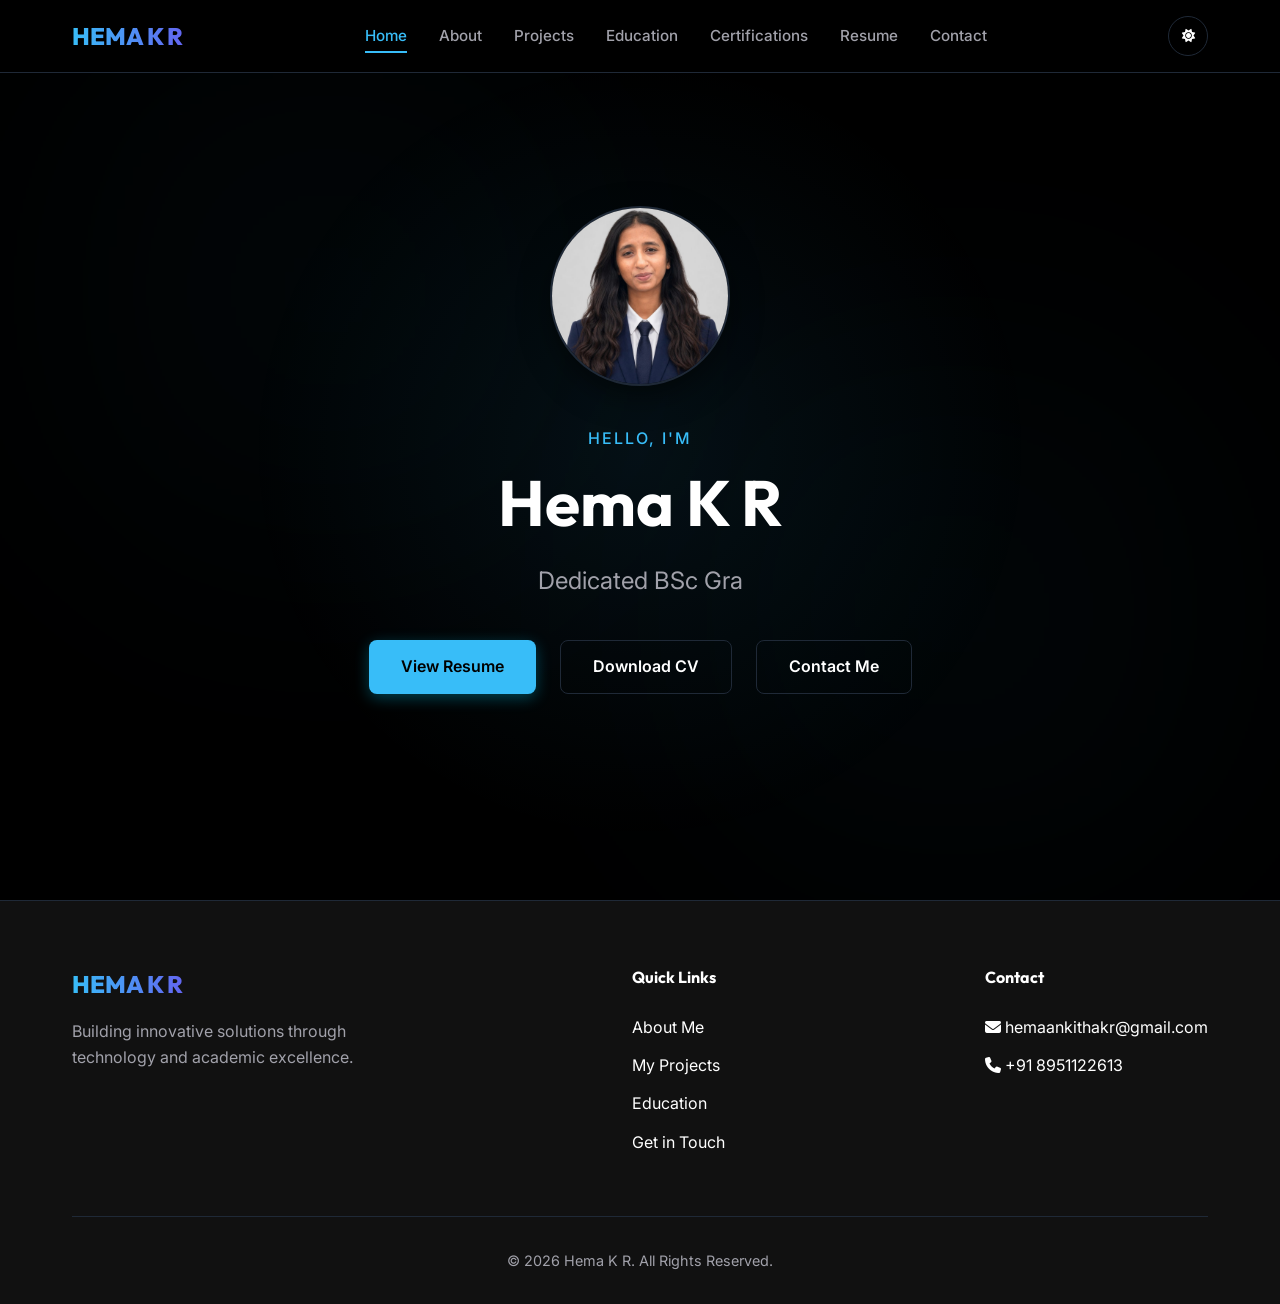
<file: index.html>
<!DOCTYPE html>
<html lang="en">
<head>
    <meta charset="UTF-8">
    <meta name="viewport" content="width=device-width, initial-scale=1.0">
    <title>Hema K R | Portfolio</title>
    <meta name="description" content="Professional Portfolio of Hema K R - BSc Graduate and Intern Software Developer.">
    <!-- Google Fonts -->
    <link rel="stylesheet" href="assets/css/style.css">
    <!-- Font Awesome -->
    <link rel="stylesheet" href="https://cdnjs.cloudflare.com/ajax/libs/font-awesome/6.4.0/css/all.min.css">
</head>
<body data-theme="dark">
    <div class="ambient-glow glow-1"></div>
    <div class="ambient-glow glow-2"></div>

    <nav>
        <div class="container">
            <a href="index.html" class="logo">HEMA K R</a>
            <div class="nav-links">
                <a href="index.html">Home</a>
                <a href="about.html">About</a>
                <a href="projects.html">Projects</a>
                <a href="education.html">Education</a>
                <a href="certifications.html">Certifications</a>
                <a href="resume.html">Resume</a>
                <a href="contact.html">Contact</a>
            </div>
            <div class="nav-right">
                <button class="theme-toggle" aria-label="Toggle Theme">
                    <i class="fas fa-sun"></i>
                </button>
            </div>
        </div>
    </nav>

    <main>
        <section class="hero">
            <div class="container">
                <div class="hero-content">
                    <div class="profile-img-container">
                        <img src="assets/img/profile.jpg" alt="Hema K R" class="profile-img">
                    </div>
                    <span class="hero-greeting">HELLO, I'M</span>
                    <h1>Hema K R</h1>
                    <div class="typing-text">Dedicated BSc Graduate & Intern Software Developer</div>
                    <div class="hero-btns">
                        <a href="resume.html" class="btn btn-primary">View Resume</a>
                        <a href="assets/docs/resume.pdf" class="btn btn-outline" download>Download CV</a>
                        <a href="contact.html" class="btn btn-outline">Contact Me</a>
                    </div>
                </div>
            </div>
        </section>
    </main>

    <footer>
        <div class="container">
            <div class="footer-content">
                <div class="footer-logo">
                    <a href="index.html" class="logo">HEMA K R</a>
                    <p style="margin-top: 1rem; color: var(--text-secondary);">Building innovative solutions through technology and academic excellence.</p>
                </div>
                <div class="footer-links">
                    <h4>Quick Links</h4>
                    <ul>
                        <li><a href="about.html">About Me</a></li>
                        <li><a href="projects.html">My Projects</a></li>
                        <li><a href="education.html">Education</a></li>
                        <li><a href="contact.html">Get in Touch</a></li>
                    </ul>
                </div>
                <div class="footer-links">
                    <h4>Contact</h4>
                    <ul>
                        <li><i class="fas fa-envelope"></i> hemaankithakr@gmail.com</li>
                        <li><i class="fas fa-phone"></i> +91 8951122613</li>
                    </ul>
                </div>
            </div>
            <div class="footer-bottom">
                <p>&copy; 2026 Hema K R. All Rights Reserved.</p>
            </div>
        </div>
    </footer>

    <script src="assets/js/main.js"></script>
</body>
</html>
</file>
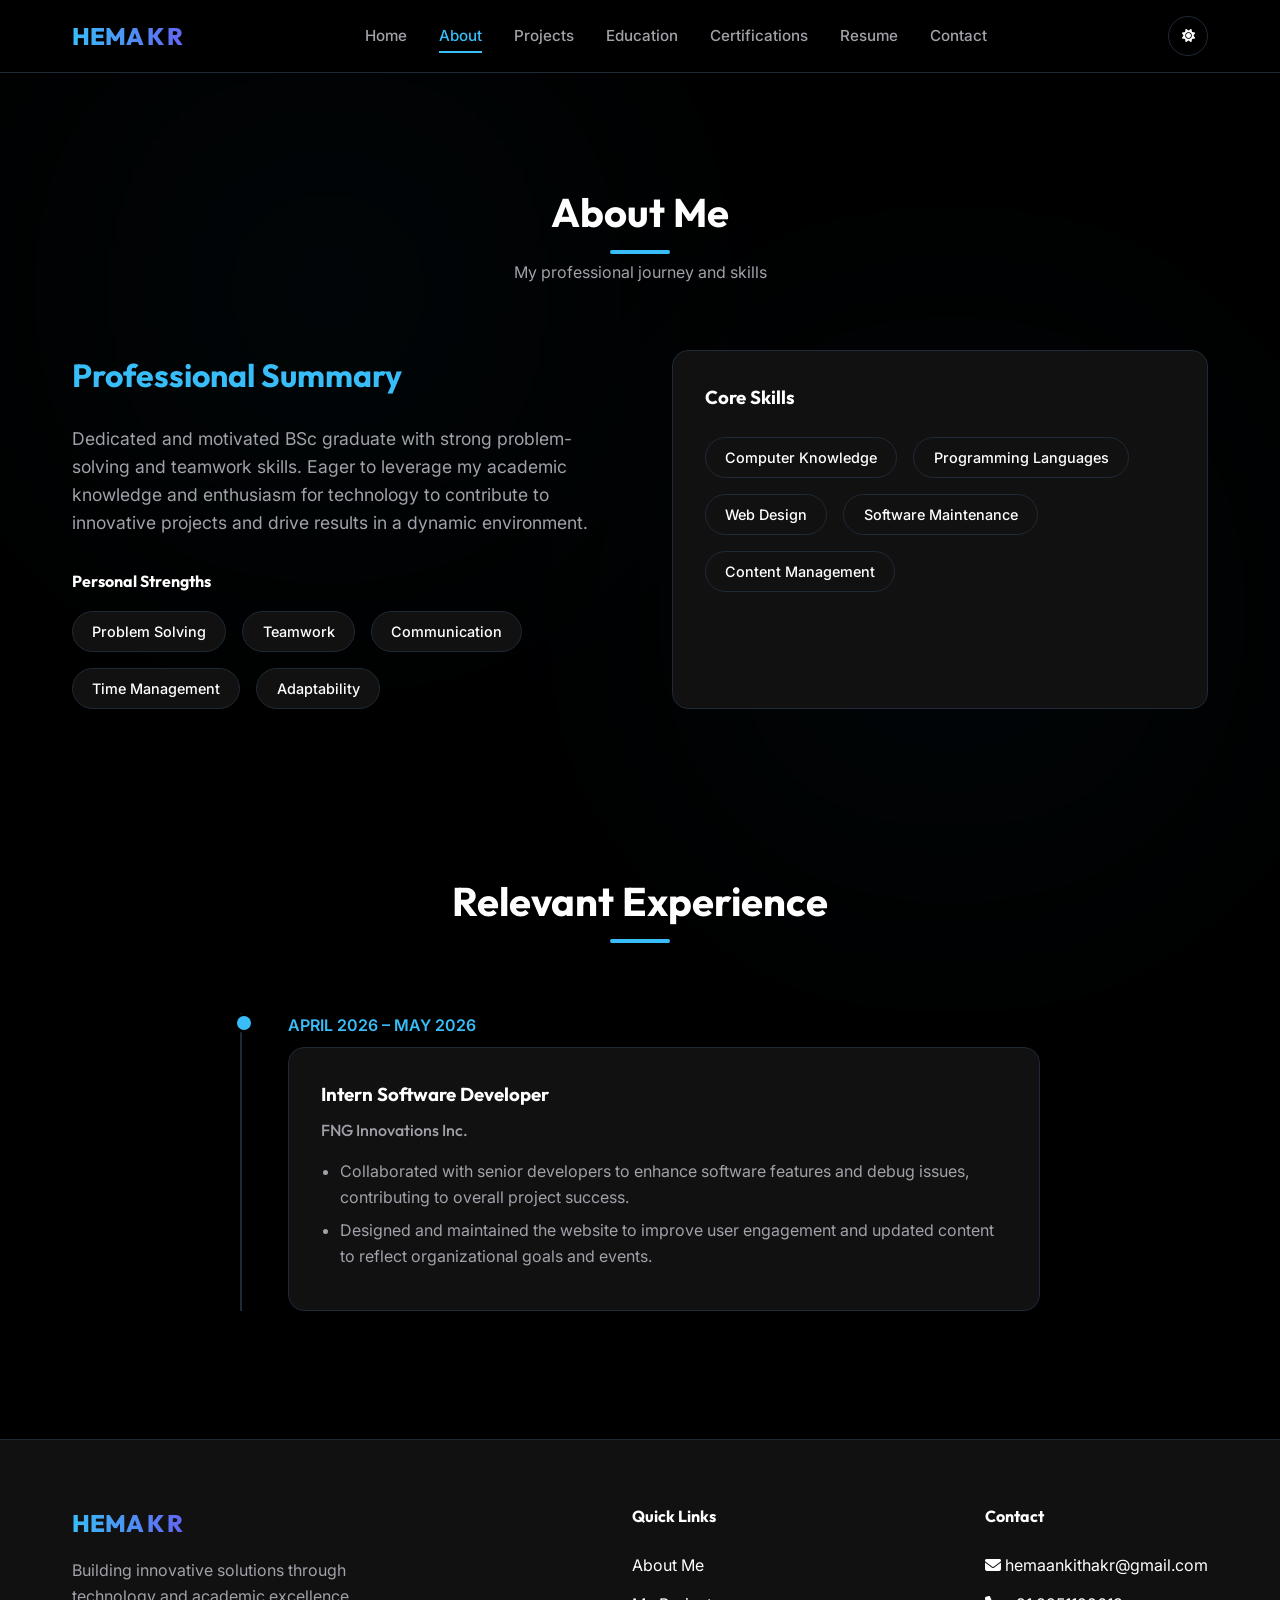
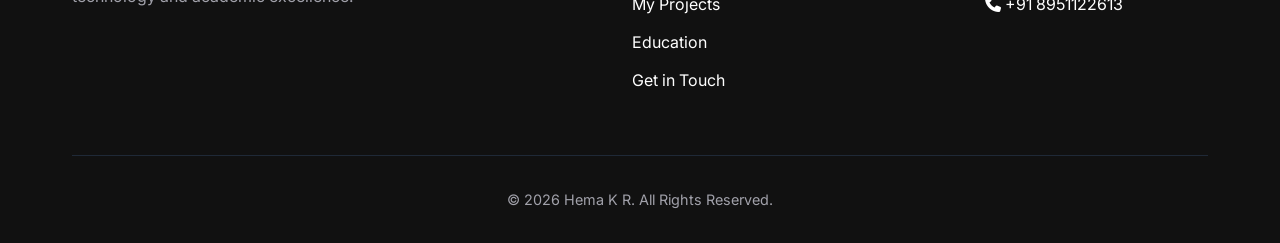
<file: about.html>
<!DOCTYPE html>
<html lang="en">
<head>
    <meta charset="UTF-8">
    <meta name="viewport" content="width=device-width, initial-scale=1.0">
    <title>About | Hema K R</title>
    <link rel="stylesheet" href="assets/css/style.css">
    <link rel="stylesheet" href="https://cdnjs.cloudflare.com/ajax/libs/font-awesome/6.4.0/css/all.min.css">
</head>
<body data-theme="dark">
    <div class="ambient-glow glow-1"></div>
    <div class="ambient-glow glow-2"></div>

    <nav>
        <div class="container">
            <a href="index.html" class="logo">HEMA K R</a>
            <div class="nav-links">
                <a href="index.html">Home</a>
                <a href="about.html">About</a>
                <a href="projects.html">Projects</a>
                <a href="education.html">Education</a>
                <a href="certifications.html">Certifications</a>
                <a href="resume.html">Resume</a>
                <a href="contact.html">Contact</a>
            </div>
            <div class="nav-right">
                <button class="theme-toggle" aria-label="Toggle Theme">
                    <i class="fas fa-sun"></i>
                </button>
            </div>
        </div>
    </nav>

    <main style="padding-top: 100px;">
        <section class="about-section">
            <div class="container">
                <div class="section-header">
                    <h2>About Me</h2>
                    <p>My professional journey and skills</p>
                </div>

                <div class="grid grid-2" style="align-items: center; gap: 4rem;">
                    <div class="about-text">
                        <h3 style="margin-bottom: 1.5rem; font-size: 2rem; color: var(--primary-accent);">Professional Summary</h3>
                        <p style="font-size: 1.1rem; color: var(--text-secondary);">
                            Dedicated and motivated BSc graduate with strong problem-solving and teamwork skills. Eager to leverage my academic knowledge and enthusiasm for technology to contribute to innovative projects and drive results in a dynamic environment.
                        </p>
                        <div style="margin-top: 2rem;">
                            <h4 style="margin-bottom: 1rem;">Personal Strengths</h4>
                            <div class="skills-grid" style="justify-content: flex-start;">
                                <span class="skill-tag">Problem Solving</span>
                                <span class="skill-tag">Teamwork</span>
                                <span class="skill-tag">Communication</span>
                                <span class="skill-tag">Time Management</span>
                                <span class="skill-tag">Adaptability</span>
                            </div>
                        </div>
                    </div>
                    <div class="card">
                        <h3 style="margin-bottom: 1.5rem;">Core Skills</h3>
                        <div class="skills-grid" style="justify-content: flex-start;">
                            <span class="skill-tag">Computer Knowledge</span>
                            <span class="skill-tag">Programming Languages</span>
                            <span class="skill-tag">Web Design</span>
                            <span class="skill-tag">Software Maintenance</span>
                            <span class="skill-tag">Content Management</span>
                        </div>
                    </div>
                </div>
            </div>
        </section>

        <section class="experience-section">
            <div class="container">
                <div class="section-header">
                    <h2>Relevant Experience</h2>
                </div>
                <div class="timeline">
                    <div class="timeline-item">
                        <span class="timeline-date">APRIL 2026 – MAY 2026</span>
                        <div class="timeline-content card">
                            <h3>Intern Software Developer</h3>
                            <h4>FNG Innovations Inc.</h4>
                            <ul style="color: var(--text-secondary); list-style: disc; padding-left: 1.2rem;">
                                <li style="margin-bottom: 0.5rem;">Collaborated with senior developers to enhance software features and debug issues, contributing to overall project success.</li>
                                <li style="margin-bottom: 0.5rem;">Designed and maintained the website to improve user engagement and updated content to reflect organizational goals and events.</li>
                            </ul>
                        </div>
                    </div>
                </div>
            </div>
        </section>
    </main>

    <footer>
        <div class="container">
            <div class="footer-content">
                <div class="footer-logo">
                    <a href="index.html" class="logo">HEMA K R</a>
                    <p style="margin-top: 1rem; color: var(--text-secondary);">Building innovative solutions through technology and academic excellence.</p>
                </div>
                <div class="footer-links">
                    <h4>Quick Links</h4>
                    <ul>
                        <li><a href="about.html">About Me</a></li>
                        <li><a href="projects.html">My Projects</a></li>
                        <li><a href="education.html">Education</a></li>
                        <li><a href="contact.html">Get in Touch</a></li>
                    </ul>
                </div>
                <div class="footer-links">
                    <h4>Contact</h4>
                    <ul>
                        <li><i class="fas fa-envelope"></i> hemaankithakr@gmail.com</li>
                        <li><i class="fas fa-phone"></i> +91 8951122613</li>
                    </ul>
                </div>
            </div>
            <div class="footer-bottom">
                <p>&copy; 2026 Hema K R. All Rights Reserved.</p>
            </div>
        </div>
    </footer>

    <script src="assets/js/main.js"></script>
</body>
</html>
</file>
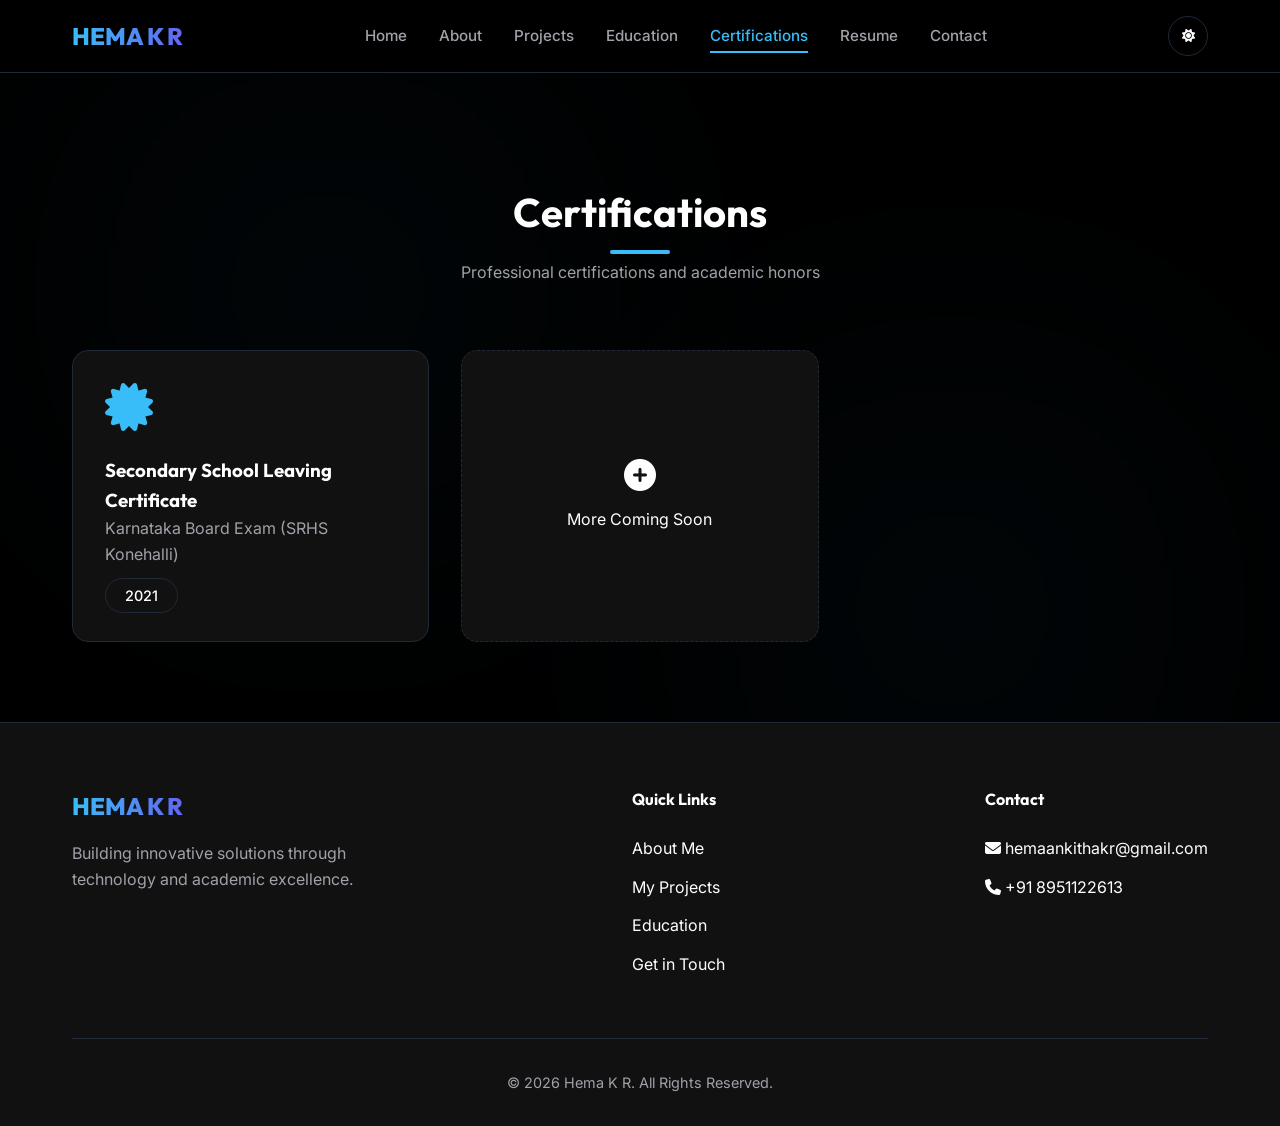
<file: certifications.html>
<!DOCTYPE html>
<html lang="en">
<head>
    <meta charset="UTF-8">
    <meta name="viewport" content="width=device-width, initial-scale=1.0">
    <title>Certifications | Hema K R</title>
    <link rel="stylesheet" href="assets/css/style.css">
    <link rel="stylesheet" href="https://cdnjs.cloudflare.com/ajax/libs/font-awesome/6.4.0/css/all.min.css">
</head>
<body data-theme="dark">
    <div class="ambient-glow glow-1"></div>
    <div class="ambient-glow glow-2"></div>

    <nav>
        <div class="container">
            <a href="index.html" class="logo">HEMA K R</a>
            <div class="nav-links">
                <a href="index.html">Home</a>
                <a href="about.html">About</a>
                <a href="projects.html">Projects</a>
                <a href="education.html">Education</a>
                <a href="certifications.html">Certifications</a>
                <a href="resume.html">Resume</a>
                <a href="contact.html">Contact</a>
            </div>
            <div class="nav-right">
                <button class="theme-toggle" aria-label="Toggle Theme">
                    <i class="fas fa-sun"></i>
                </button>
            </div>
        </div>
    </nav>

    <main style="padding-top: 100px;">
        <section class="certifications-section">
            <div class="container">
                <div class="section-header">
                    <h2>Certifications</h2>
                    <p>Professional certifications and academic honors</p>
                </div>

                <div class="grid grid-3">
                    <div class="card">
                        <div style="color: var(--primary-accent); margin-bottom: 1.5rem;">
                            <i class="fas fa-certificate fa-3x"></i>
                        </div>
                        <h3>Secondary School Leaving Certificate</h3>
                        <p style="color: var(--text-secondary); margin-bottom: 1rem;">Karnataka Board Exam (SRHS Konehalli)</p>
                        <span class="skill-tag">2021</span>
                    </div>
                    
                    <!-- Placeholder for future additions -->
                    <div class="card" style="border-style: dashed; display: flex; flex-direction: column; align-items: center; justify-content: center; opacity: 0.5;">
                        <i class="fas fa-plus-circle fa-2x" style="margin-bottom: 1rem;"></i>
                        <p>More Coming Soon</p>
                    </div>
                </div>
            </div>
        </section>
    </main>

    <footer>
        <div class="container">
            <div class="footer-content">
                <div class="footer-logo">
                    <a href="index.html" class="logo">HEMA K R</a>
                    <p style="margin-top: 1rem; color: var(--text-secondary);">Building innovative solutions through technology and academic excellence.</p>
                </div>
                <div class="footer-links">
                    <h4>Quick Links</h4>
                    <ul>
                        <li><a href="about.html">About Me</a></li>
                        <li><a href="projects.html">My Projects</a></li>
                        <li><a href="education.html">Education</a></li>
                        <li><a href="contact.html">Get in Touch</a></li>
                    </ul>
                </div>
                <div class="footer-links">
                    <h4>Contact</h4>
                    <ul>
                        <li><i class="fas fa-envelope"></i> hemaankithakr@gmail.com</li>
                        <li><i class="fas fa-phone"></i> +91 8951122613</li>
                    </ul>
                </div>
            </div>
            <div class="footer-bottom">
                <p>&copy; 2026 Hema K R. All Rights Reserved.</p>
            </div>
        </div>
    </footer>

    <script src="assets/js/main.js"></script>
</body>
</html>
</file>
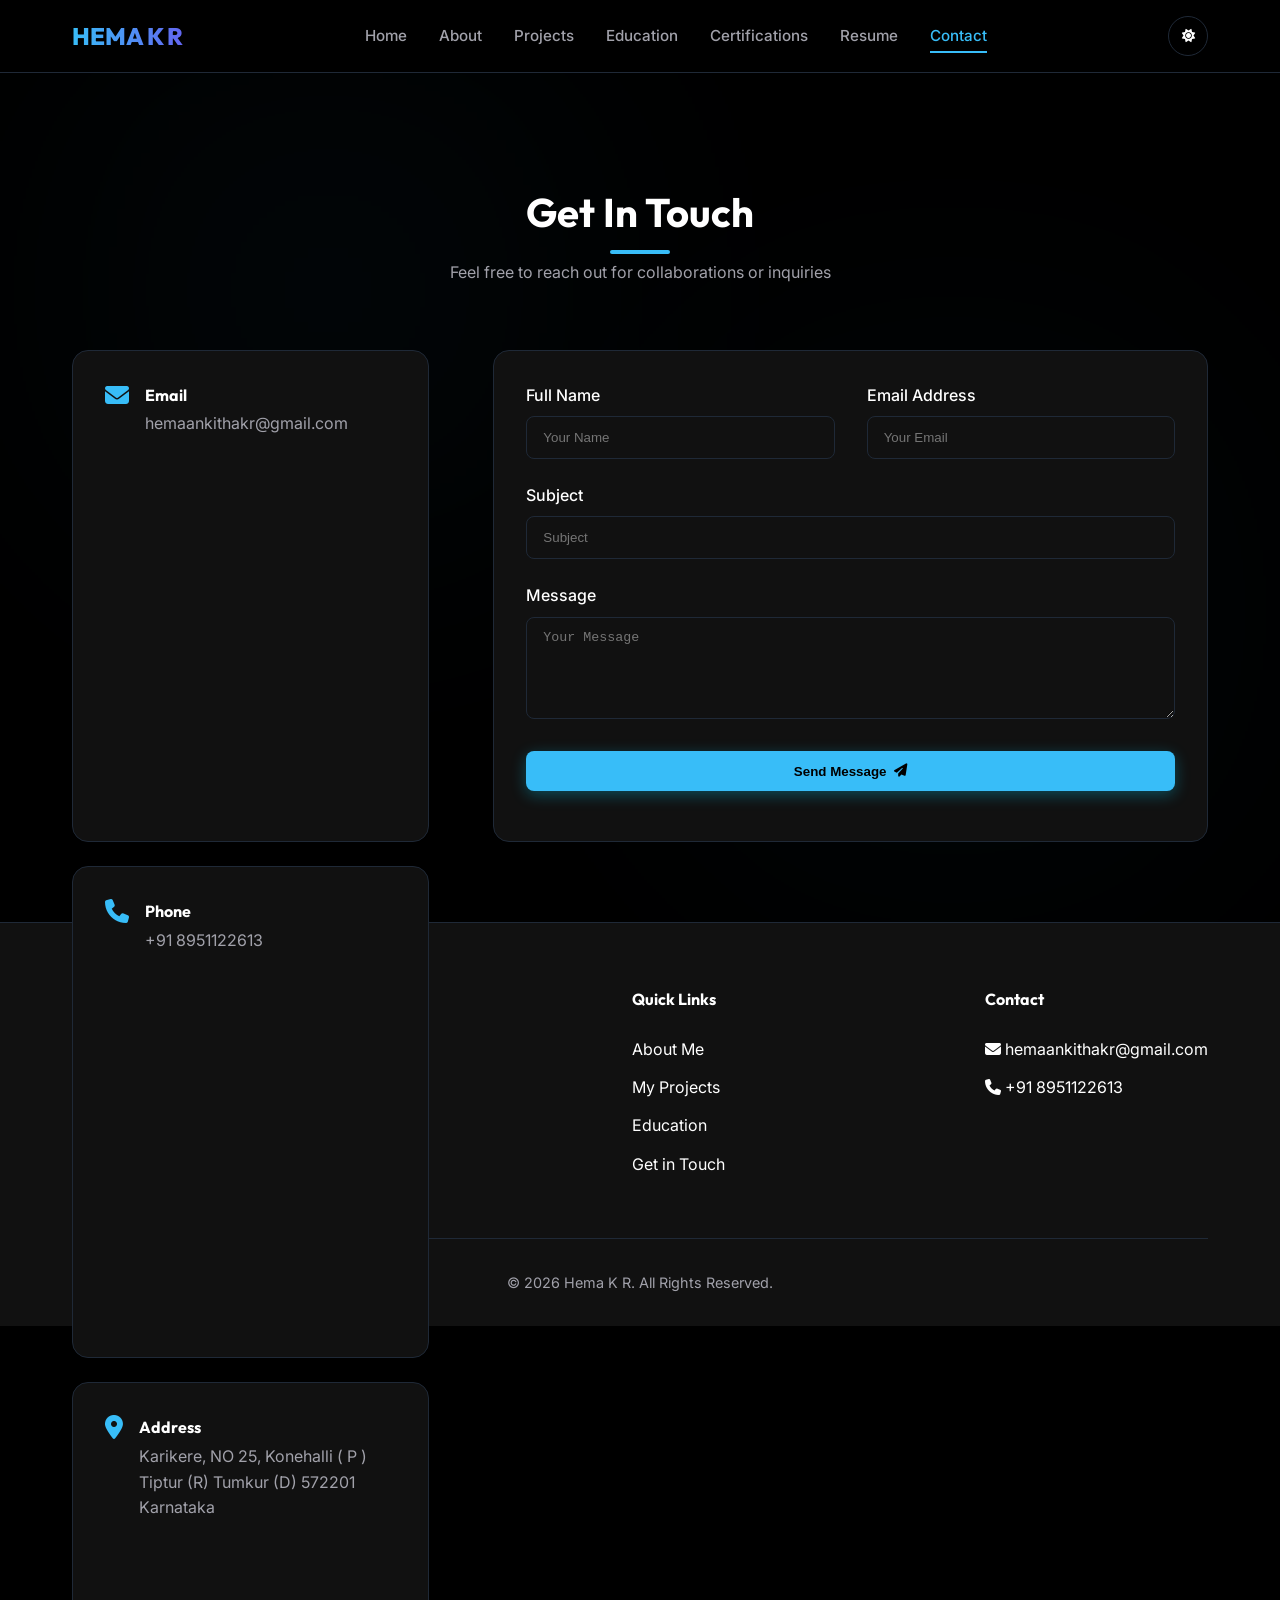
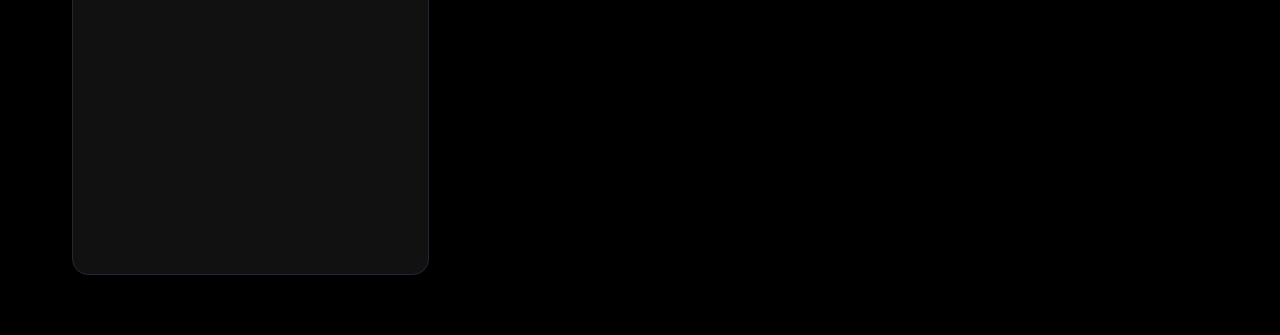
<file: contact.html>
<!DOCTYPE html>
<html lang="en">
<head>
    <meta charset="UTF-8">
    <meta name="viewport" content="width=device-width, initial-scale=1.0">
    <title>Contact | Hema K R</title>
    <link rel="stylesheet" href="assets/css/style.css">
    <link rel="stylesheet" href="https://cdnjs.cloudflare.com/ajax/libs/font-awesome/6.4.0/css/all.min.css">
</head>
<body data-theme="dark">
    <div class="ambient-glow glow-1"></div>
    <div class="ambient-glow glow-2"></div>

    <nav>
        <div class="container">
            <a href="index.html" class="logo">HEMA K R</a>
            <div class="nav-links">
                <a href="index.html">Home</a>
                <a href="about.html">About</a>
                <a href="projects.html">Projects</a>
                <a href="education.html">Education</a>
                <a href="certifications.html">Certifications</a>
                <a href="resume.html">Resume</a>
                <a href="contact.html">Contact</a>
            </div>
            <div class="nav-right">
                <button class="theme-toggle" aria-label="Toggle Theme">
                    <i class="fas fa-sun"></i>
                </button>
            </div>
        </div>
    </nav>

    <main style="padding-top: 100px;">
        <section class="contact-section">
            <div class="container">
                <div class="section-header">
                    <h2>Get In Touch</h2>
                    <p>Feel free to reach out for collaborations or inquiries</p>
                </div>

                <div class="contact-container">
                    <div class="contact-info">
                        <div class="contact-info-item card" style="margin-bottom: 1.5rem;">
                            <i class="fas fa-envelope"></i>
                            <div>
                                <h4 style="margin-bottom: 0.2rem;">Email</h4>
                                <p style="color: var(--text-secondary);">hemaankithakr@gmail.com</p>
                            </div>
                        </div>
                        <div class="contact-info-item card" style="margin-bottom: 1.5rem;">
                            <i class="fas fa-phone"></i>
                            <div>
                                <h4 style="margin-bottom: 0.2rem;">Phone</h4>
                                <p style="color: var(--text-secondary);">+91 8951122613</p>
                            </div>
                        </div>
                        <div class="contact-info-item card">
                            <i class="fas fa-map-marker-alt"></i>
                            <div>
                                <h4 style="margin-bottom: 0.2rem;">Address</h4>
                                <p style="color: var(--text-secondary);">
                                    Karikere, NO 25, Konehalli ( P ) Tiptur (R) Tumkur (D) 572201 Karnataka
                                </p>
                            </div>
                        </div>
                    </div>

                    <div class="card">
                        <form id="contactForm">
                            <div class="grid grid-2">
                                <div class="form-group">
                                    <label for="name">Full Name</label>
                                    <input type="text" id="name" class="form-control" placeholder="Your Name" required>
                                </div>
                                <div class="form-group">
                                    <label for="email">Email Address</label>
                                    <input type="email" id="email" class="form-control" placeholder="Your Email" required>
                                </div>
                            </div>
                            <div class="form-group">
                                <label for="subject">Subject</label>
                                <input type="text" id="subject" class="form-control" placeholder="Subject" required>
                            </div>
                            <div class="form-group">
                                <label for="message">Message</label>
                                <textarea id="message" class="form-control" rows="5" placeholder="Your Message" required></textarea>
                            </div>
                            <button type="submit" class="btn btn-primary" style="width: 100%; justify-content: center;">
                                Send Message <i class="fas fa-paper-plane"></i>
                            </button>
                        </form>
                        <div id="formStatus" style="margin-top: 1rem; text-align: center; display: none;"></div>
                    </div>
                </div>
            </div>
        </section>
    </main>

    <footer>
        <div class="container">
            <div class="footer-content">
                <div class="footer-logo">
                    <a href="index.html" class="logo">HEMA K R</a>
                    <p style="margin-top: 1rem; color: var(--text-secondary);">Building innovative solutions through technology and academic excellence.</p>
                </div>
                <div class="footer-links">
                    <h4>Quick Links</h4>
                    <ul>
                        <li><a href="about.html">About Me</a></li>
                        <li><a href="projects.html">My Projects</a></li>
                        <li><a href="education.html">Education</a></li>
                        <li><a href="contact.html">Get in Touch</a></li>
                    </ul>
                </div>
                <div class="footer-links">
                    <h4>Contact</h4>
                    <ul>
                        <li><i class="fas fa-envelope"></i> hemaankithakr@gmail.com</li>
                        <li><i class="fas fa-phone"></i> +91 8951122613</li>
                    </ul>
                </div>
            </div>
            <div class="footer-bottom">
                <p>&copy; 2026 Hema K R. All Rights Reserved.</p>
            </div>
        </div>
    </footer>

    <script src="assets/js/main.js"></script>
    <script>
        document.getElementById('contactForm').addEventListener('submit', function(e) {
            e.preventDefault();
            const status = document.getElementById('formStatus');
            status.style.display = 'block';
            status.style.color = 'var(--primary-accent)';
            status.textContent = 'Sending message...';
            
            setTimeout(() => {
                status.textContent = 'Message sent successfully! (This is a demo)';
                this.reset();
            }, 1500);
        });
    </script>
</body>
</html>
</file>
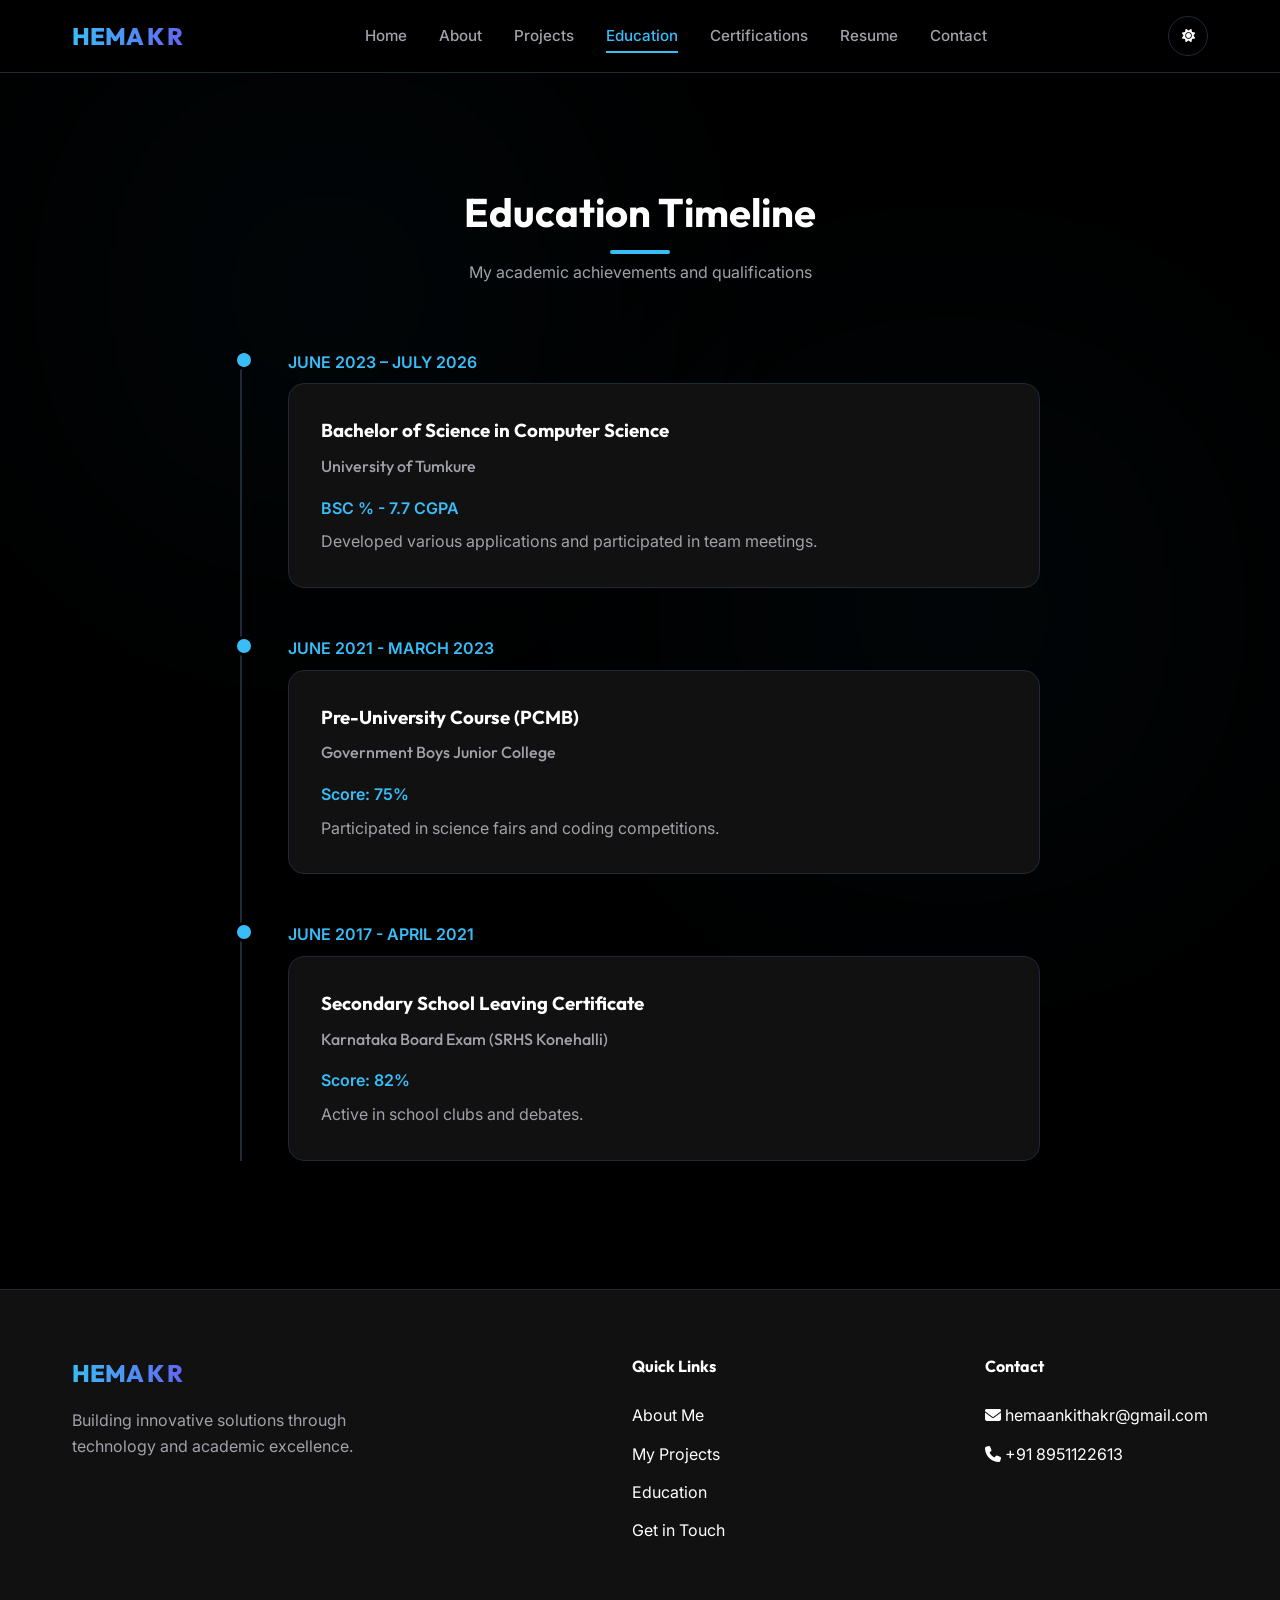
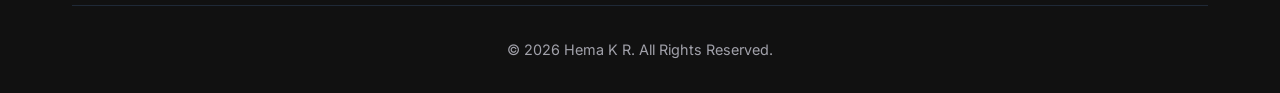
<file: education.html>
<!DOCTYPE html>
<html lang="en">
<head>
    <meta charset="UTF-8">
    <meta name="viewport" content="width=device-width, initial-scale=1.0">
    <title>Education | Hema K R</title>
    <link rel="stylesheet" href="assets/css/style.css">
    <link rel="stylesheet" href="https://cdnjs.cloudflare.com/ajax/libs/font-awesome/6.4.0/css/all.min.css">
</head>
<body data-theme="dark">
    <div class="ambient-glow glow-1"></div>
    <div class="ambient-glow glow-2"></div>

    <nav>
        <div class="container">
            <a href="index.html" class="logo">HEMA K R</a>
            <div class="nav-links">
                <a href="index.html">Home</a>
                <a href="about.html">About</a>
                <a href="projects.html">Projects</a>
                <a href="education.html">Education</a>
                <a href="certifications.html">Certifications</a>
                <a href="resume.html">Resume</a>
                <a href="contact.html">Contact</a>
            </div>
            <div class="nav-right">
                <button class="theme-toggle" aria-label="Toggle Theme">
                    <i class="fas fa-sun"></i>
                </button>
            </div>
        </div>
    </nav>

    <main style="padding-top: 100px;">
        <section class="education-section">
            <div class="container">
                <div class="section-header">
                    <h2>Education Timeline</h2>
                    <p>My academic achievements and qualifications</p>
                </div>

                <div class="timeline">
                    <div class="timeline-item">
                        <span class="timeline-date">JUNE 2023 – JULY 2026</span>
                        <div class="timeline-content card">
                            <h3>Bachelor of Science in Computer Science</h3>
                            <h4>University of Tumkure</h4>
                            <p style="color: var(--primary-accent); font-weight: 600; margin-bottom: 0.5rem;">BSC % - 7.7 CGPA</p>
                            <p style="color: var(--text-secondary);">Developed various applications and participated in team meetings.</p>
                        </div>
                    </div>

                    <div class="timeline-item">
                        <span class="timeline-date">JUNE 2021 - MARCH 2023</span>
                        <div class="timeline-content card">
                            <h3>Pre-University Course (PCMB)</h3>
                            <h4>Government Boys Junior College</h4>
                            <p style="color: var(--primary-accent); font-weight: 600; margin-bottom: 0.5rem;">Score: 75%</p>
                            <p style="color: var(--text-secondary);">Participated in science fairs and coding competitions.</p>
                        </div>
                    </div>

                    <div class="timeline-item">
                        <span class="timeline-date">JUNE 2017 - APRIL 2021</span>
                        <div class="timeline-content card">
                            <h3>Secondary School Leaving Certificate</h3>
                            <h4>Karnataka Board Exam (SRHS Konehalli)</h4>
                            <p style="color: var(--primary-accent); font-weight: 600; margin-bottom: 0.5rem;">Score: 82%</p>
                            <p style="color: var(--text-secondary);">Active in school clubs and debates.</p>
                        </div>
                    </div>
                </div>
            </div>
        </section>
    </main>

    <footer>
        <div class="container">
            <div class="footer-content">
                <div class="footer-logo">
                    <a href="index.html" class="logo">HEMA K R</a>
                    <p style="margin-top: 1rem; color: var(--text-secondary);">Building innovative solutions through technology and academic excellence.</p>
                </div>
                <div class="footer-links">
                    <h4>Quick Links</h4>
                    <ul>
                        <li><a href="about.html">About Me</a></li>
                        <li><a href="projects.html">My Projects</a></li>
                        <li><a href="education.html">Education</a></li>
                        <li><a href="contact.html">Get in Touch</a></li>
                    </ul>
                </div>
                <div class="footer-links">
                    <h4>Contact</h4>
                    <ul>
                        <li><i class="fas fa-envelope"></i> hemaankithakr@gmail.com</li>
                        <li><i class="fas fa-phone"></i> +91 8951122613</li>
                    </ul>
                </div>
            </div>
            <div class="footer-bottom">
                <p>&copy; 2026 Hema K R. All Rights Reserved.</p>
            </div>
        </div>
    </footer>

    <script src="assets/js/main.js"></script>
</body>
</html>
</file>
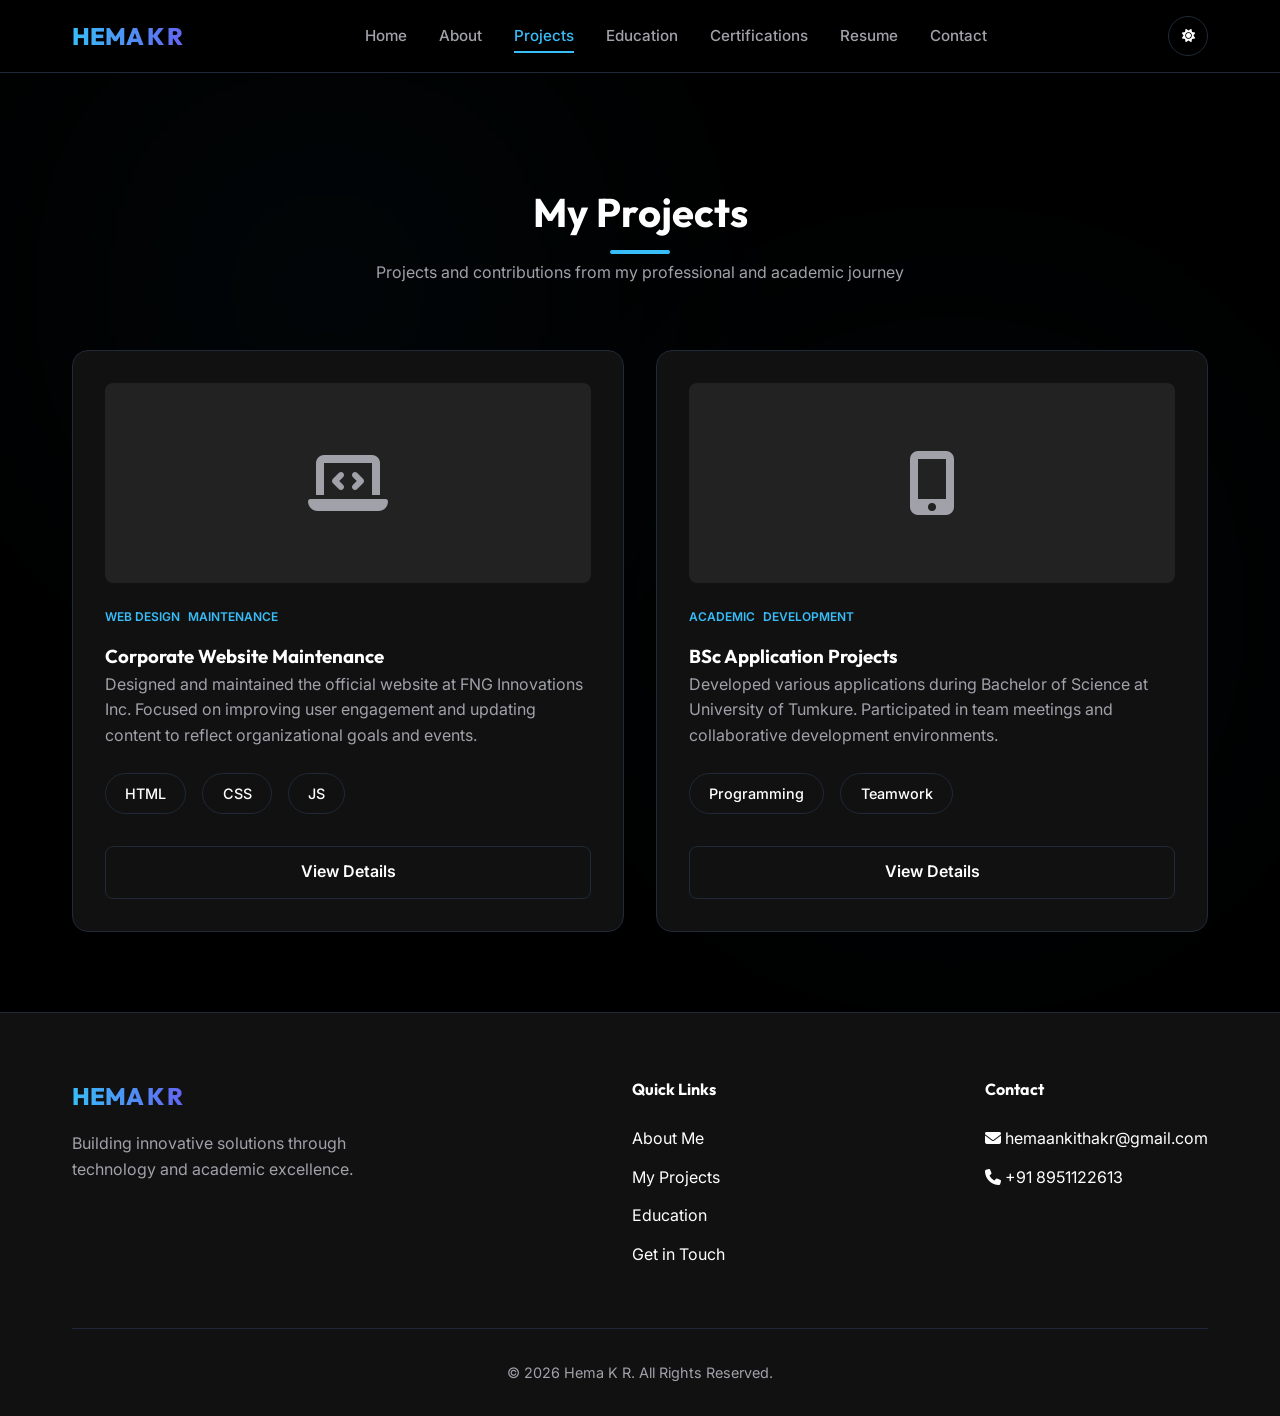
<file: projects.html>
<!DOCTYPE html>
<html lang="en">
<head>
    <meta charset="UTF-8">
    <meta name="viewport" content="width=device-width, initial-scale=1.0">
    <title>Projects | Hema K R</title>
    <link rel="stylesheet" href="assets/css/style.css">
    <link rel="stylesheet" href="https://cdnjs.cloudflare.com/ajax/libs/font-awesome/6.4.0/css/all.min.css">
</head>
<body data-theme="dark">
    <div class="ambient-glow glow-1"></div>
    <div class="ambient-glow glow-2"></div>

    <nav>
        <div class="container">
            <a href="index.html" class="logo">HEMA K R</a>
            <div class="nav-links">
                <a href="index.html">Home</a>
                <a href="about.html">About</a>
                <a href="projects.html">Projects</a>
                <a href="education.html">Education</a>
                <a href="certifications.html">Certifications</a>
                <a href="resume.html">Resume</a>
                <a href="contact.html">Contact</a>
            </div>
            <div class="nav-right">
                <button class="theme-toggle" aria-label="Toggle Theme">
                    <i class="fas fa-sun"></i>
                </button>
            </div>
        </div>
    </nav>

    <main style="padding-top: 100px;">
        <section class="projects-section">
            <div class="container">
                <div class="section-header">
                    <h2>My Projects</h2>
                    <p>Projects and contributions from my professional and academic journey</p>
                </div>

                <div class="grid grid-2">
                    <div class="card project-card">
                        <div class="project-img">
                            <i class="fas fa-laptop-code fa-4x"></i>
                        </div>
                        <div class="project-tags">
                            <span class="project-tag">WEB DESIGN</span>
                            <span class="project-tag">MAINTENANCE</span>
                        </div>
                        <h3>Corporate Website Maintenance</h3>
                        <p style="color: var(--text-secondary); margin-bottom: 1.5rem;">
                            Designed and maintained the official website at FNG Innovations Inc. Focused on improving user engagement and updating content to reflect organizational goals and events.
                        </p>
                        <div class="skills-grid" style="justify-content: flex-start; margin-bottom: 2rem;">
                            <span class="skill-tag">HTML</span>
                            <span class="skill-tag">CSS</span>
                            <span class="skill-tag">JS</span>
                        </div>
                        <a href="#" class="btn btn-outline" style="width: 100%; justify-content: center;">View Details</a>
                    </div>

                    <div class="card project-card">
                        <div class="project-img">
                            <i class="fas fa-mobile-alt fa-4x"></i>
                        </div>
                        <div class="project-tags">
                            <span class="project-tag">ACADEMIC</span>
                            <span class="project-tag">DEVELOPMENT</span>
                        </div>
                        <h3>BSc Application Projects</h3>
                        <p style="color: var(--text-secondary); margin-bottom: 1.5rem;">
                            Developed various applications during Bachelor of Science at University of Tumkure. Participated in team meetings and collaborative development environments.
                        </p>
                        <div class="skills-grid" style="justify-content: flex-start; margin-bottom: 2rem;">
                            <span class="skill-tag">Programming</span>
                            <span class="skill-tag">Teamwork</span>
                        </div>
                        <a href="#" class="btn btn-outline" style="width: 100%; justify-content: center;">View Details</a>
                    </div>
                </div>
            </div>
        </section>
    </main>

    <footer>
        <div class="container">
            <div class="footer-content">
                <div class="footer-logo">
                    <a href="index.html" class="logo">HEMA K R</a>
                    <p style="margin-top: 1rem; color: var(--text-secondary);">Building innovative solutions through technology and academic excellence.</p>
                </div>
                <div class="footer-links">
                    <h4>Quick Links</h4>
                    <ul>
                        <li><a href="about.html">About Me</a></li>
                        <li><a href="projects.html">My Projects</a></li>
                        <li><a href="education.html">Education</a></li>
                        <li><a href="contact.html">Get in Touch</a></li>
                    </ul>
                </div>
                <div class="footer-links">
                    <h4>Contact</h4>
                    <ul>
                        <li><i class="fas fa-envelope"></i> hemaankithakr@gmail.com</li>
                        <li><i class="fas fa-phone"></i> +91 8951122613</li>
                    </ul>
                </div>
            </div>
            <div class="footer-bottom">
                <p>&copy; 2026 Hema K R. All Rights Reserved.</p>
            </div>
        </div>
    </footer>

    <script src="assets/js/main.js"></script>
</body>
</html>
</file>
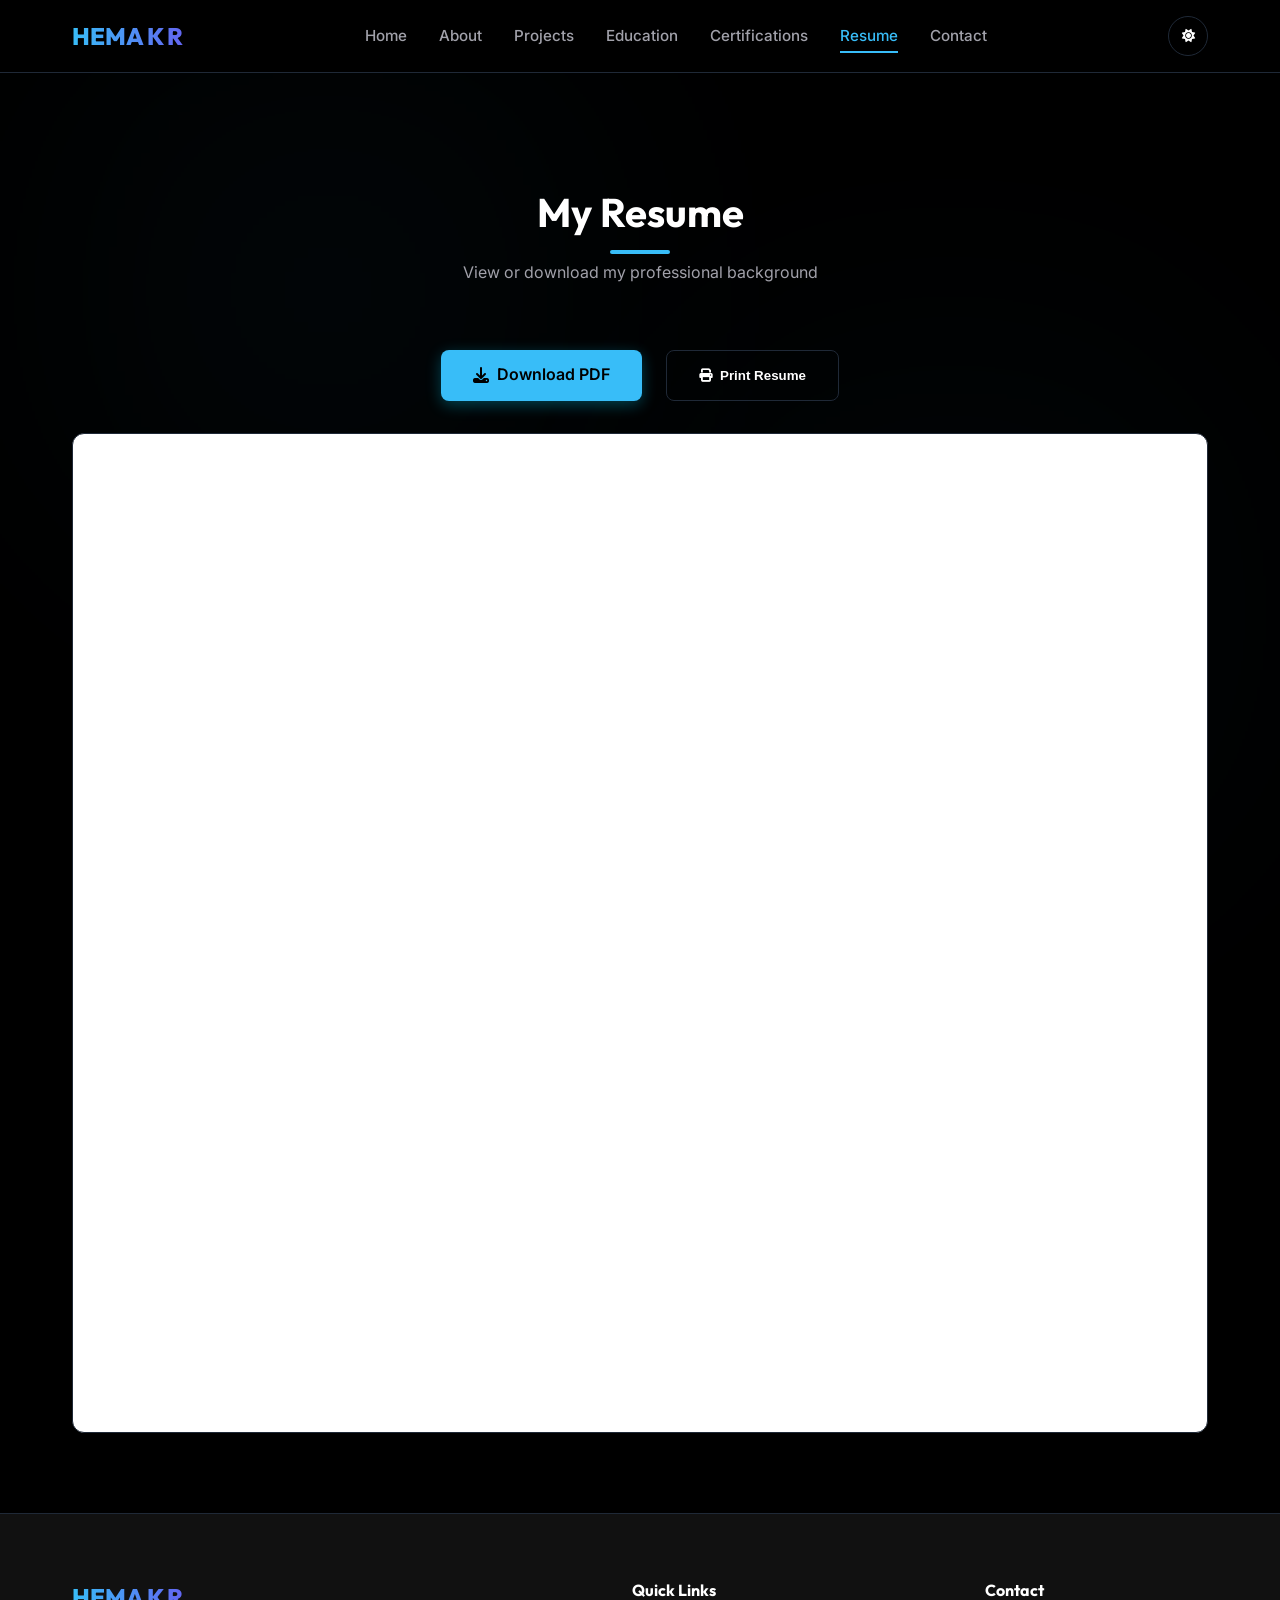
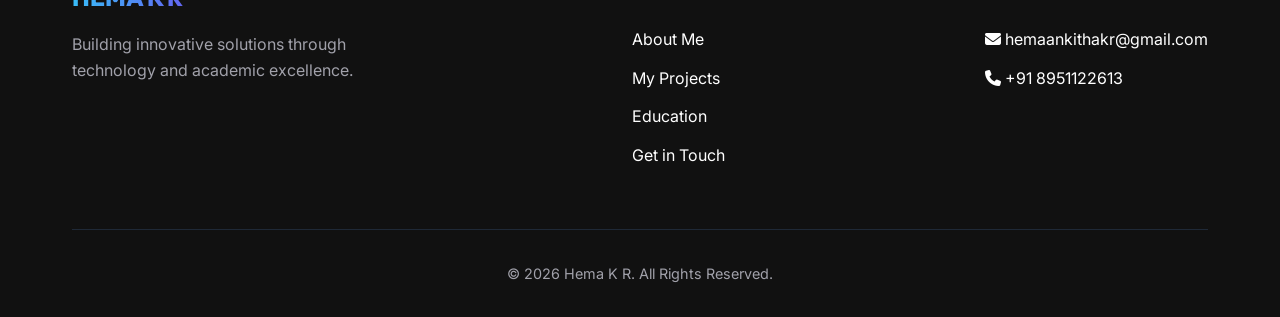
<file: resume.html>
<!DOCTYPE html>
<html lang="en">
<head>
    <meta charset="UTF-8">
    <meta name="viewport" content="width=device-width, initial-scale=1.0">
    <title>Resume | Hema K R</title>
    <link rel="stylesheet" href="assets/css/style.css">
    <link rel="stylesheet" href="https://cdnjs.cloudflare.com/ajax/libs/font-awesome/6.4.0/css/all.min.css">
    <style>
        .resume-preview {
            width: 100%;
            height: 1000px;
            border: 1px solid var(--border-color);
            border-radius: 12px;
            overflow: hidden;
            background: #fff;
        }
        @media (max-width: 768px) {
            .resume-preview { height: 600px; }
        }
    </style>
</head>
<body data-theme="dark">
    <div class="ambient-glow glow-1"></div>
    <div class="ambient-glow glow-2"></div>

    <nav>
        <div class="container">
            <a href="index.html" class="logo">HEMA K R</a>
            <div class="nav-links">
                <a href="index.html">Home</a>
                <a href="about.html">About</a>
                <a href="projects.html">Projects</a>
                <a href="education.html">Education</a>
                <a href="certifications.html">Certifications</a>
                <a href="resume.html">Resume</a>
                <a href="contact.html">Contact</a>
            </div>
            <div class="nav-right">
                <button class="theme-toggle" aria-label="Toggle Theme">
                    <i class="fas fa-sun"></i>
                </button>
            </div>
        </div>
    </nav>

    <main style="padding-top: 100px;">
        <section class="resume-section">
            <div class="container">
                <div class="section-header">
                    <h2>My Resume</h2>
                    <p>View or download my professional background</p>
                </div>

                <div style="display: flex; justify-content: center; gap: 1.5rem; margin-bottom: 2rem;">
                    <a href="assets/docs/resume.pdf" class="btn btn-primary" download>
                        <i class="fas fa-download"></i> Download PDF
                    </a>
                    <button class="btn btn-outline" onclick="window.print()">
                        <i class="fas fa-print"></i> Print Resume
                    </button>
                </div>

                <div class="resume-preview">
                    <iframe src="assets/docs/resume.pdf" width="100%" height="100%" style="border: none;"></iframe>
                </div>
            </div>
        </section>
    </main>

    <footer>
        <div class="container">
            <div class="footer-content">
                <div class="footer-logo">
                    <a href="index.html" class="logo">HEMA K R</a>
                    <p style="margin-top: 1rem; color: var(--text-secondary);">Building innovative solutions through technology and academic excellence.</p>
                </div>
                <div class="footer-links">
                    <h4>Quick Links</h4>
                    <ul>
                        <li><a href="about.html">About Me</a></li>
                        <li><a href="projects.html">My Projects</a></li>
                        <li><a href="education.html">Education</a></li>
                        <li><a href="contact.html">Get in Touch</a></li>
                    </ul>
                </div>
                <div class="footer-links">
                    <h4>Contact</h4>
                    <ul>
                        <li><i class="fas fa-envelope"></i> hemaankithakr@gmail.com</li>
                        <li><i class="fas fa-phone"></i> +91 8951122613</li>
                    </ul>
                </div>
            </div>
            <div class="footer-bottom">
                <p>&copy; 2026 Hema K R. All Rights Reserved.</p>
            </div>
        </div>
    </footer>

    <script src="assets/js/main.js"></script>
</body>
</html>
</file>
<file: assets/css/style.css>
@import url('https://fonts.googleapis.com/css2?family=Inter:wght@300;400;500;600;700;800&family=Outfit:wght@300;400;500;600;700;800&display=swap');

:root {
    --bg-color: #000000;
    --surface-color: #111111;
    --primary-accent: #38BDF8;
    --secondary-accent: #6366F1;
    --highlight: #00D4FF;
    --text-primary: #FFFFFF;
    --text-secondary: #A1A1AA;
    --border-color: #1F2937;
    --card-glow: rgba(56, 189, 248, 0.12);
    --btn-glow: rgba(0, 212, 255, 0.30);
    --transition: all 0.3s cubic-bezier(0.4, 0, 0.2, 1);
}

[data-theme="light"] {
    --bg-color: #F8FAFC;
    --surface-color: #FFFFFF;
    --primary-accent: #0EA5E9;
    --secondary-accent: #4F46E5;
    --highlight: #0369A1;
    --text-primary: #0F172A;
    --text-secondary: #475569;
    --border-color: #E2E8F0;
    --card-glow: rgba(14, 165, 233, 0.1);
    --btn-glow: rgba(14, 165, 233, 0.2);
}

* {
    margin: 0;
    padding: 0;
    box-sizing: border-box;
}

html {
    scroll-behavior: smooth;
}

body {
    background-color: var(--bg-color);
    color: var(--text-primary);
    font-family: 'Inter', sans-serif;
    line-height: 1.6;
    overflow-x: hidden;
}

h1, h2, h3, h4, h5, h6 {
    font-family: 'Outfit', sans-serif;
    font-weight: 700;
}

a {
    text-decoration: none;
    color: inherit;
    transition: var(--transition);
}

ul {
    list-style: none;
}

img {
    max-width: 100%;
}

/* Layout */
.container {
    max-width: 1200px;
    margin: 0 auto;
    padding: 0 2rem;
}

section {
    padding: 80px 0;
    position: relative;
}

/* Navigation */
nav {
    position: fixed;
    top: 0;
    width: 100%;
    z-index: 1000;
    background: rgba(0, 0, 0, 0.8);
    backdrop-filter: blur(12px);
    border-bottom: 1px solid var(--border-color);
    padding: 1rem 0;
    transition: var(--transition);
}

nav .container {
    display: flex;
    justify-content: space-between;
    align-items: center;
}

.logo {
    font-size: 1.5rem;
    font-weight: 800;
    background: linear-gradient(to right, var(--primary-accent), var(--secondary-accent));
    -webkit-background-clip: text;
    -webkit-text-fill-color: transparent;
    font-family: 'Outfit', sans-serif;
}

.nav-links {
    display: flex;
    gap: 2rem;
}

.nav-links a {
    font-weight: 500;
    color: var(--text-secondary);
    font-size: 0.95rem;
    position: relative;
}

.nav-links a:hover, .nav-links a.active {
    color: var(--primary-accent);
}

.nav-links a::after {
    content: '';
    position: absolute;
    bottom: -5px;
    left: 0;
    width: 0;
    height: 2px;
    background: var(--primary-accent);
    transition: var(--transition);
}

.nav-links a:hover::after, .nav-links a.active::after {
    width: 100%;
}

.nav-right {
    display: flex;
    align-items: center;
    gap: 1.5rem;
}

/* Hero Section */
.hero {
    height: 100vh;
    display: flex;
    align-items: center;
    justify-content: center;
    text-align: center;
    background: radial-gradient(circle at 50% 50%, rgba(56, 189, 248, 0.08) 0%, transparent 50%);
}

.hero-content {
    max-width: 800px;
}

.profile-img-container {
    margin-bottom: 2rem;
}

.profile-img {
    width: 180px;
    height: 180px;
    border-radius: 50%;
    object-fit: cover;
    border: 2px solid var(--border-color);
    box-shadow: 0 10px 30px rgba(0, 0, 0, 0.5);
}

.hero-greeting {
    color: var(--primary-accent);
    font-weight: 500;
    letter-spacing: 2px;
    margin-bottom: 1rem;
    display: block;
}

.hero h1 {
    font-size: 4rem;
    margin-bottom: 1.5rem;
    line-height: 1.1;
}

.hero .typing-text {
    font-size: 1.5rem;
    color: var(--text-secondary);
    margin-bottom: 2.5rem;
    height: 1.6em;
}

.hero-btns {
    display: flex;
    gap: 1.5rem;
    justify-content: center;
}

/* Buttons */
.btn {
    padding: 0.8rem 2rem;
    border-radius: 8px;
    font-weight: 600;
    cursor: pointer;
    transition: var(--transition);
    display: inline-flex;
    align-items: center;
    gap: 0.5rem;
}

.btn-primary {
    background: var(--primary-accent);
    color: #000;
    border: none;
    box-shadow: 0 4px 15px var(--btn-glow);
}

.btn-primary:hover {
    transform: translateY(-3px);
    box-shadow: 0 8px 25px var(--btn-glow);
    filter: brightness(1.1);
}

.btn-outline {
    background: transparent;
    color: var(--text-primary);
    border: 1px solid var(--border-color);
}

.btn-outline:hover {
    background: var(--surface-color);
    border-color: var(--primary-accent);
    color: var(--primary-accent);
}

/* Cards */
.card {
    background: var(--surface-color);
    border: 1px solid var(--border-color);
    padding: 2rem;
    border-radius: 16px;
    transition: var(--transition);
    height: 100%;
}

.card:hover {
    transform: translateY(-10px);
    border-color: var(--primary-accent);
    box-shadow: 0 10px 30px var(--card-glow);
}

/* Section Header */
.section-header {
    text-align: center;
    margin-bottom: 4rem;
}

.section-header h2 {
    font-size: 2.5rem;
    margin-bottom: 1rem;
    position: relative;
    display: inline-block;
}

.section-header h2::after {
    content: '';
    position: absolute;
    bottom: -10px;
    left: 50%;
    transform: translateX(-50%);
    width: 60px;
    height: 4px;
    background: var(--primary-accent);
    border-radius: 2px;
}

.section-header p {
    color: var(--text-secondary);
    max-width: 600px;
    margin: 0 auto;
}

/* Education & Experience Timeline */
.timeline {
    position: relative;
    max-width: 800px;
    margin: 0 auto;
}

.timeline::before {
    content: '';
    position: absolute;
    left: 0;
    top: 0;
    width: 2px;
    height: 100%;
    background: var(--border-color);
}

.timeline-item {
    position: relative;
    padding-left: 3rem;
    margin-bottom: 3rem;
}

.timeline-item::before {
    content: '';
    position: absolute;
    left: -6px;
    top: 0;
    width: 14px;
    height: 14px;
    border-radius: 50%;
    background: var(--primary-accent);
    border: 3px solid var(--bg-color);
    z-index: 1;
}

.timeline-date {
    font-weight: 600;
    color: var(--primary-accent);
    margin-bottom: 0.5rem;
    display: block;
}

.timeline-content h3 {
    margin-bottom: 0.5rem;
}

.timeline-content h4 {
    color: var(--text-secondary);
    font-weight: 500;
    margin-bottom: 1rem;
}

/* Grid Layouts */
.grid {
    display: grid;
    gap: 2rem;
}

.grid-2 { grid-template-columns: repeat(2, 1fr); }
.grid-3 { grid-template-columns: repeat(3, 1fr); }

@media (max-width: 992px) {
    .grid-3 { grid-template-columns: repeat(2, 1fr); }
    .hero h1 { font-size: 3rem; }
}

@media (max-width: 768px) {
    .grid-2, .grid-3 { grid-template-columns: 1fr; }
    .nav-links { display: none; }
    .hero h1 { font-size: 2.5rem; }
}

/* Footer */
footer {
    padding: 4rem 0 2rem;
    border-top: 1px solid var(--border-color);
    background: var(--surface-color);
}

.footer-content {
    display: flex;
    justify-content: space-between;
    align-items: flex-start;
    margin-bottom: 3rem;
}

.footer-logo {
    max-width: 300px;
}

.footer-links h4 {
    margin-bottom: 1.5rem;
}

.footer-links ul li {
    margin-bottom: 0.8rem;
}

.footer-bottom {
    text-align: center;
    padding-top: 2rem;
    border-top: 1px solid var(--border-color);
    color: var(--text-secondary);
    font-size: 0.9rem;
}

/* Theme Toggle */
.theme-toggle {
    background: none;
    border: 1px solid var(--border-color);
    color: var(--text-primary);
    cursor: pointer;
    width: 40px;
    height: 40px;
    border-radius: 50%;
    display: flex;
    align-items: center;
    justify-content: center;
    transition: var(--transition);
}

.theme-toggle:hover {
    border-color: var(--primary-accent);
    color: var(--primary-accent);
}

/* Contact Form */
.contact-container {
    display: grid;
    grid-template-columns: 1fr 2fr;
    gap: 4rem;
}

.contact-info-item {
    display: flex;
    gap: 1rem;
    margin-bottom: 2rem;
}

.contact-info-item i {
    font-size: 1.5rem;
    color: var(--primary-accent);
}

.form-group {
    margin-bottom: 1.5rem;
}

.form-group label {
    display: block;
    margin-bottom: 0.5rem;
    font-weight: 500;
}

.form-control {
    width: 100%;
    padding: 0.8rem 1rem;
    background: var(--surface-color);
    border: 1px solid var(--border-color);
    border-radius: 8px;
    color: var(--text-primary);
    outline: none;
    transition: var(--transition);
}

.form-control:focus {
    border-color: var(--primary-accent);
    box-shadow: 0 0 10px var(--card-glow);
}

/* Particles / Ambient Glow */
.ambient-glow {
    position: absolute;
    width: 400px;
    height: 400px;
    background: var(--primary-accent);
    filter: blur(150px);
    opacity: 0.05;
    pointer-events: none;
    z-index: -1;
}

.glow-1 { top: 10%; left: 10%; }
.glow-2 { bottom: 10%; right: 10%; }

/* Skills Section */
.skills-grid {
    display: flex;
    flex-wrap: wrap;
    gap: 1rem;
    justify-content: center;
}

.skill-tag {
    background: var(--surface-color);
    border: 1px solid var(--border-color);
    padding: 0.5rem 1.2rem;
    border-radius: 50px;
    font-size: 0.9rem;
    font-weight: 500;
    transition: var(--transition);
}

.skill-tag:hover {
    border-color: var(--primary-accent);
    color: var(--primary-accent);
    transform: translateY(-3px);
}

/* Projects */
.project-card {
    position: relative;
    overflow: hidden;
}

.project-img {
    height: 200px;
    background: #222;
    margin-bottom: 1.5rem;
    border-radius: 8px;
    display: flex;
    align-items: center;
    justify-content: center;
    color: var(--text-secondary);
}

.project-tags {
    display: flex;
    gap: 0.5rem;
    margin-bottom: 1rem;
}

.project-tag {
    font-size: 0.75rem;
    color: var(--primary-accent);
    font-weight: 600;
}

/* Page Transitions */
.fade-in {
    animation: fadeIn 0.8s ease forwards;
}

@keyframes fadeIn {
    from { opacity: 0; transform: translateY(20px); }
    to { opacity: 1; transform: translateY(0); }
}

/* Page Active Link */
.nav-links a.active {
    color: var(--primary-accent);
}
/* Scroll Top Button */
.scroll-top-btn {
    position: fixed;
    bottom: 30px;
    right: 30px;
    width: 50px;
    height: 50px;
    background: var(--primary-accent);
    color: #000;
    border: none;
    border-radius: 50%;
    cursor: pointer;
    display: flex;
    align-items: center;
    justify-content: center;
    font-size: 1.2rem;
    box-shadow: 0 4px 15px var(--btn-glow);
    transition: var(--transition);
    opacity: 0;
    visibility: hidden;
    z-index: 999;
}

.scroll-top-btn.show {
    opacity: 1;
    visibility: visible;
}

.scroll-top-btn:hover {
    transform: translateY(-5px);
    filter: brightness(1.1);
}

.nav-scrolled {
    padding: 0.6rem 0 !important;
    background: rgba(0, 0, 0, 0.95) !important;
}

/* Initial state for animations */
section, .card, .timeline-item {
    opacity: 0;
    transform: translateY(30px);
    transition: opacity 0.8s ease, transform 0.8s ease;
}

section.fade-in, .card.fade-in, .timeline-item.fade-in {
    opacity: 1;
    transform: translateY(0);
}

/* Page Loader */
.page-loader {
    position: fixed;
    top: 0;
    left: 0;
    width: 100%;
    height: 100%;
    background: var(--bg-color);
    display: flex;
    align-items: center;
    justify-content: center;
    z-index: 9999;
    transition: opacity 0.5s ease, visibility 0.5s ease;
}

.loader-spinner {
    width: 50px;
    height: 50px;
    border: 3px solid var(--border-color);
    border-top-color: var(--primary-accent);
    border-radius: 50%;
    animation: spin 1s linear infinite;
}

.loader-hidden {
    opacity: 0;
    visibility: hidden;
}

@keyframes spin {
    to { transform: rotate(360deg); }
}
</file>
